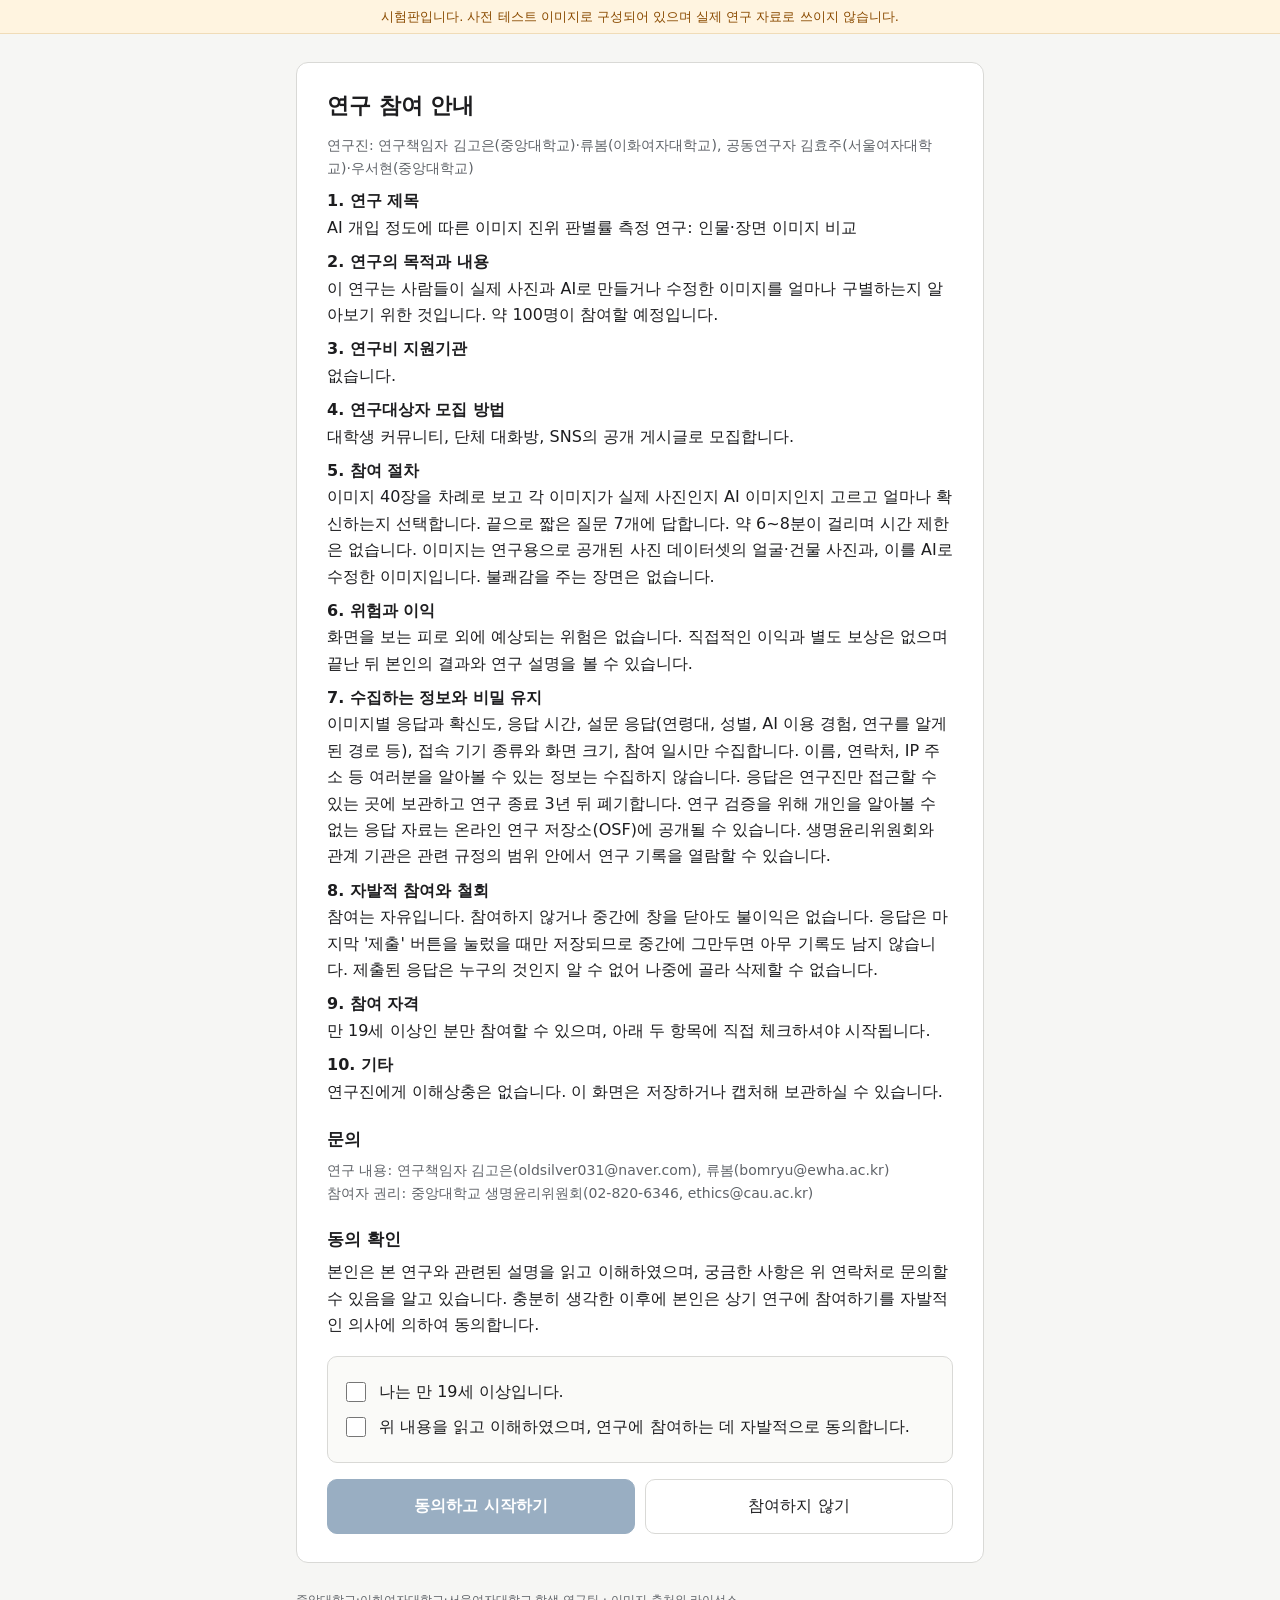
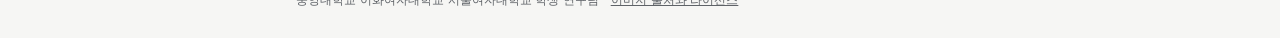
<file: index.html>
<!DOCTYPE html>
<html lang="ko">
<head>
<meta charset="UTF-8">
<meta name="viewport" content="width=device-width, initial-scale=1, viewport-fit=cover">
<meta name="robots" content="noindex">
<title>이 사진, 진짜일까요 AI일까요? | 연구 참여</title>
<link rel="stylesheet" href="style.css?v=2">
<link rel="icon" href="data:,">
</head>
<body>
<div id="testbar" class="testbar" hidden>시험판입니다. 사전 테스트 이미지로 구성되어 있으며 실제 연구 자료로 쓰이지 않습니다.</div>
<main id="app" aria-live="polite"></main>
<footer class="foot">
  중앙대학교·이화여자대학교·서울여자대학교 학생 연구팀 ·
  <a href="credits.html" target="_blank" rel="noopener">이미지 출처와 라이선스</a>
</footer>
<script src="config.js?v=2"></script>
<script src="app.js?v=2"></script>
</body>
</html>
</file>
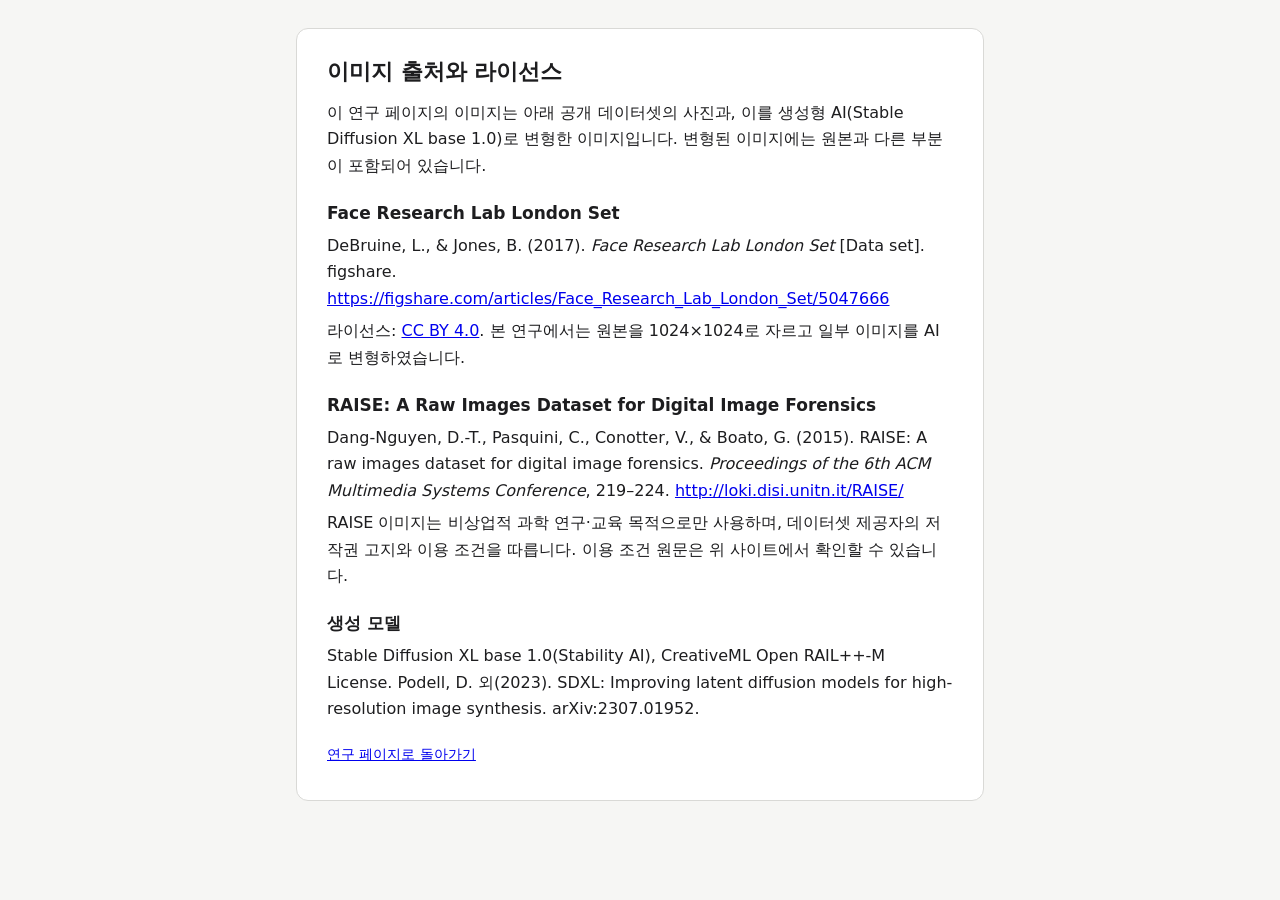
<file: credits.html>
<!DOCTYPE html>
<html lang="ko">
<head>
<meta charset="UTF-8">
<meta name="viewport" content="width=device-width, initial-scale=1">
<meta name="robots" content="noindex">
<title>이미지 출처와 라이선스</title>
<link rel="stylesheet" href="style.css">
<link rel="icon" href="data:,">
</head>
<body>
<main>
<section class="card">
<h1>이미지 출처와 라이선스</h1>
<p>이 연구 페이지의 이미지는 아래 공개 데이터셋의 사진과, 이를 생성형 AI(Stable Diffusion XL base 1.0)로 변형한 이미지입니다. 변형된 이미지에는 원본과 다른 부분이 포함되어 있습니다.</p>

<h2>Face Research Lab London Set</h2>
<p>DeBruine, L., &amp; Jones, B. (2017). <i>Face Research Lab London Set</i> [Data set]. figshare.
<a href="https://figshare.com/articles/Face_Research_Lab_London_Set/5047666" target="_blank" rel="noopener">https://figshare.com/articles/Face_Research_Lab_London_Set/5047666</a></p>
<p>라이선스: <a href="https://creativecommons.org/licenses/by/4.0/" target="_blank" rel="noopener">CC BY 4.0</a>. 본 연구에서는 원본을 1024×1024로 자르고 일부 이미지를 AI로 변형하였습니다.</p>

<h2>RAISE: A Raw Images Dataset for Digital Image Forensics</h2>
<p>Dang-Nguyen, D.-T., Pasquini, C., Conotter, V., &amp; Boato, G. (2015). RAISE: A raw images dataset for digital image forensics. <i>Proceedings of the 6th ACM Multimedia Systems Conference</i>, 219–224.
<a href="http://loki.disi.unitn.it/RAISE/" target="_blank" rel="noopener">http://loki.disi.unitn.it/RAISE/</a></p>
<p>RAISE 이미지는 비상업적 과학 연구·교육 목적으로만 사용하며, 데이터셋 제공자의 저작권 고지와 이용 조건을 따릅니다. 이용 조건 원문은 위 사이트에서 확인할 수 있습니다.</p>
<!-- TODO(본 수집 전): RAISE 이용 조건 원문 전문과 저작권 고지를 이 자리에 그대로 게시 -->

<h2>생성 모델</h2>
<p>Stable Diffusion XL base 1.0(Stability AI), CreativeML Open RAIL++-M License. Podell, D. 외(2023). SDXL: Improving latent diffusion models for high-resolution image synthesis. arXiv:2307.01952.</p>

<p class="small" style="margin-top:20px"><a href="index.html">연구 페이지로 돌아가기</a></p>
</section>
</main>
</body>
</html>
</file>
<file: style.css>
:root{
  --bg:#f6f6f4; --card:#ffffff; --ink:#1d1d1f; --sub:#5f6368; --line:#d9d9d6;
  --pri:#1f4e79; --pri-ink:#ffffff; --sel:#e6eef7; --warn:#8a4b00;
}
*{box-sizing:border-box}
html,body{margin:0;background:var(--bg);color:var(--ink);
  font-family:"Pretendard","Apple SD Gothic Neo","Malgun Gothic","Noto Sans KR",system-ui,sans-serif;
  font-size:16px;line-height:1.65;-webkit-text-size-adjust:100%}
main{max-width:720px;margin:0 auto;padding:16px 16px 24px}
.testbar{background:#fff4e0;color:var(--warn);font-size:13px;text-align:center;padding:6px 12px;border-bottom:1px solid #f0dcb8}
.card{background:var(--card);border:1px solid var(--line);border-radius:12px;padding:22px 20px}
h1{font-size:22px;line-height:1.4;margin:0 0 12px}
h2{font-size:17px;margin:20px 0 6px}
p{margin:6px 0}
.small{font-size:14px;color:var(--sub)}
ol.info{padding-left:20px;margin:8px 0}
ol.info li{margin:8px 0}
ol.info b{display:block}
.checks{margin:18px 0 6px;padding:14px;background:#fafaf8;border:1px solid var(--line);border-radius:10px}
.checks label{display:flex;gap:10px;align-items:flex-start;margin:8px 0;cursor:pointer}
.checks input{width:20px;height:20px;margin-top:3px;flex:none}
.row{display:flex;gap:10px;flex-wrap:wrap;margin-top:16px}
button{font:inherit;border-radius:10px;border:1px solid var(--line);background:#fff;color:var(--ink);
  padding:13px 18px;min-height:48px;cursor:pointer;touch-action:manipulation}
button.pri{background:var(--pri);border-color:var(--pri);color:var(--pri-ink);font-weight:600}
button:disabled{opacity:.45;cursor:not-allowed}
button.wide{flex:1 1 0}
.progress{display:flex;justify-content:space-between;align-items:center;font-size:14px;color:var(--sub);margin:0 2px 8px}
.bar{height:6px;background:#e4e4e1;border-radius:3px;overflow:hidden;margin-bottom:12px}
.bar>i{display:block;height:100%;background:var(--pri);width:0}
.stim{width:100%;aspect-ratio:1/1;max-height:min(55vh,600px);margin:0 auto;display:flex;align-items:center;justify-content:center;
  background:#ececea;border-radius:10px;overflow:hidden}
.stim img{width:100%;height:100%;object-fit:contain;display:block}
.stim.note{padding:24px;text-align:center;font-size:18px;line-height:1.6;background:#fff;border:2px dashed var(--line)}
.q{font-weight:600;margin:14px 0 8px}
.choices{display:flex;gap:10px}
.conf{display:grid;grid-template-columns:repeat(4,1fr);gap:8px}
.conf button{padding:10px 6px;font-size:14px;line-height:1.35}
button.on{background:var(--sel);border-color:var(--pri);color:var(--pri);font-weight:600}
.survey .item{margin:18px 0}
.survey .opts{display:flex;flex-direction:column;gap:6px}
.survey label{display:flex;gap:10px;align-items:center;padding:10px 12px;border:1px solid var(--line);border-radius:10px;cursor:pointer}
.survey input{width:18px;height:18px;flex:none}
.score{font-size:30px;font-weight:700;color:var(--pri);margin:10px 0}
.err{color:#b00020;font-size:14px;margin-top:8px}
.foot{max-width:720px;margin:0 auto;padding:4px 16px 28px;font-size:12px;color:var(--sub)}
.foot a{color:var(--sub)}
@media (min-width:600px){ main{padding-top:28px} .card{padding:28px 30px} }
</file>
